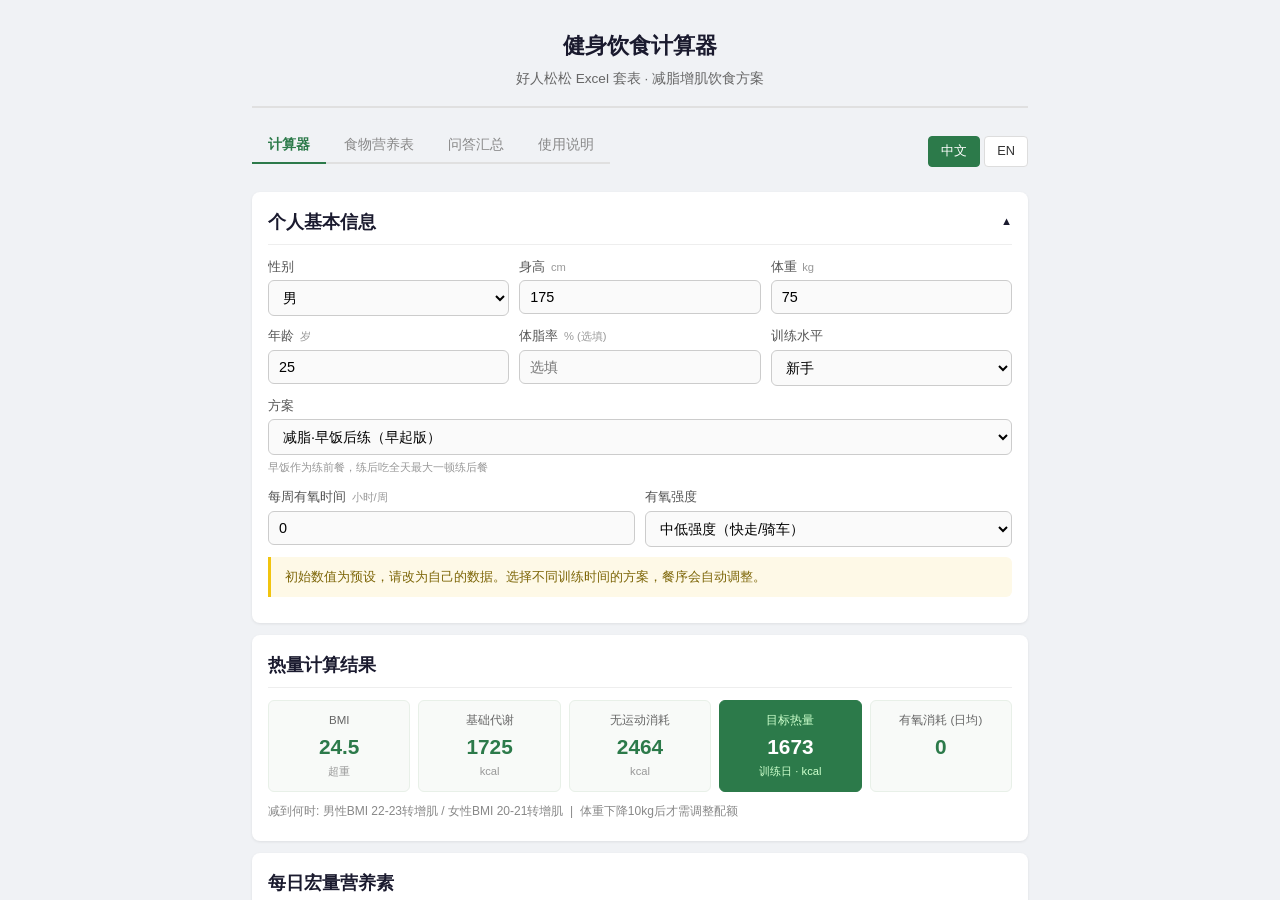
<file: index.html>
<!DOCTYPE html>
<html lang="zh">
<head>
<meta charset="UTF-8">
<meta name="viewport" content="width=device-width,initial-scale=1.0">
<title>Fitness Diet Calculator</title>
<meta http-equiv="refresh" content="0;url=./zh/">
</head>
<body></body>
</html>
</file>
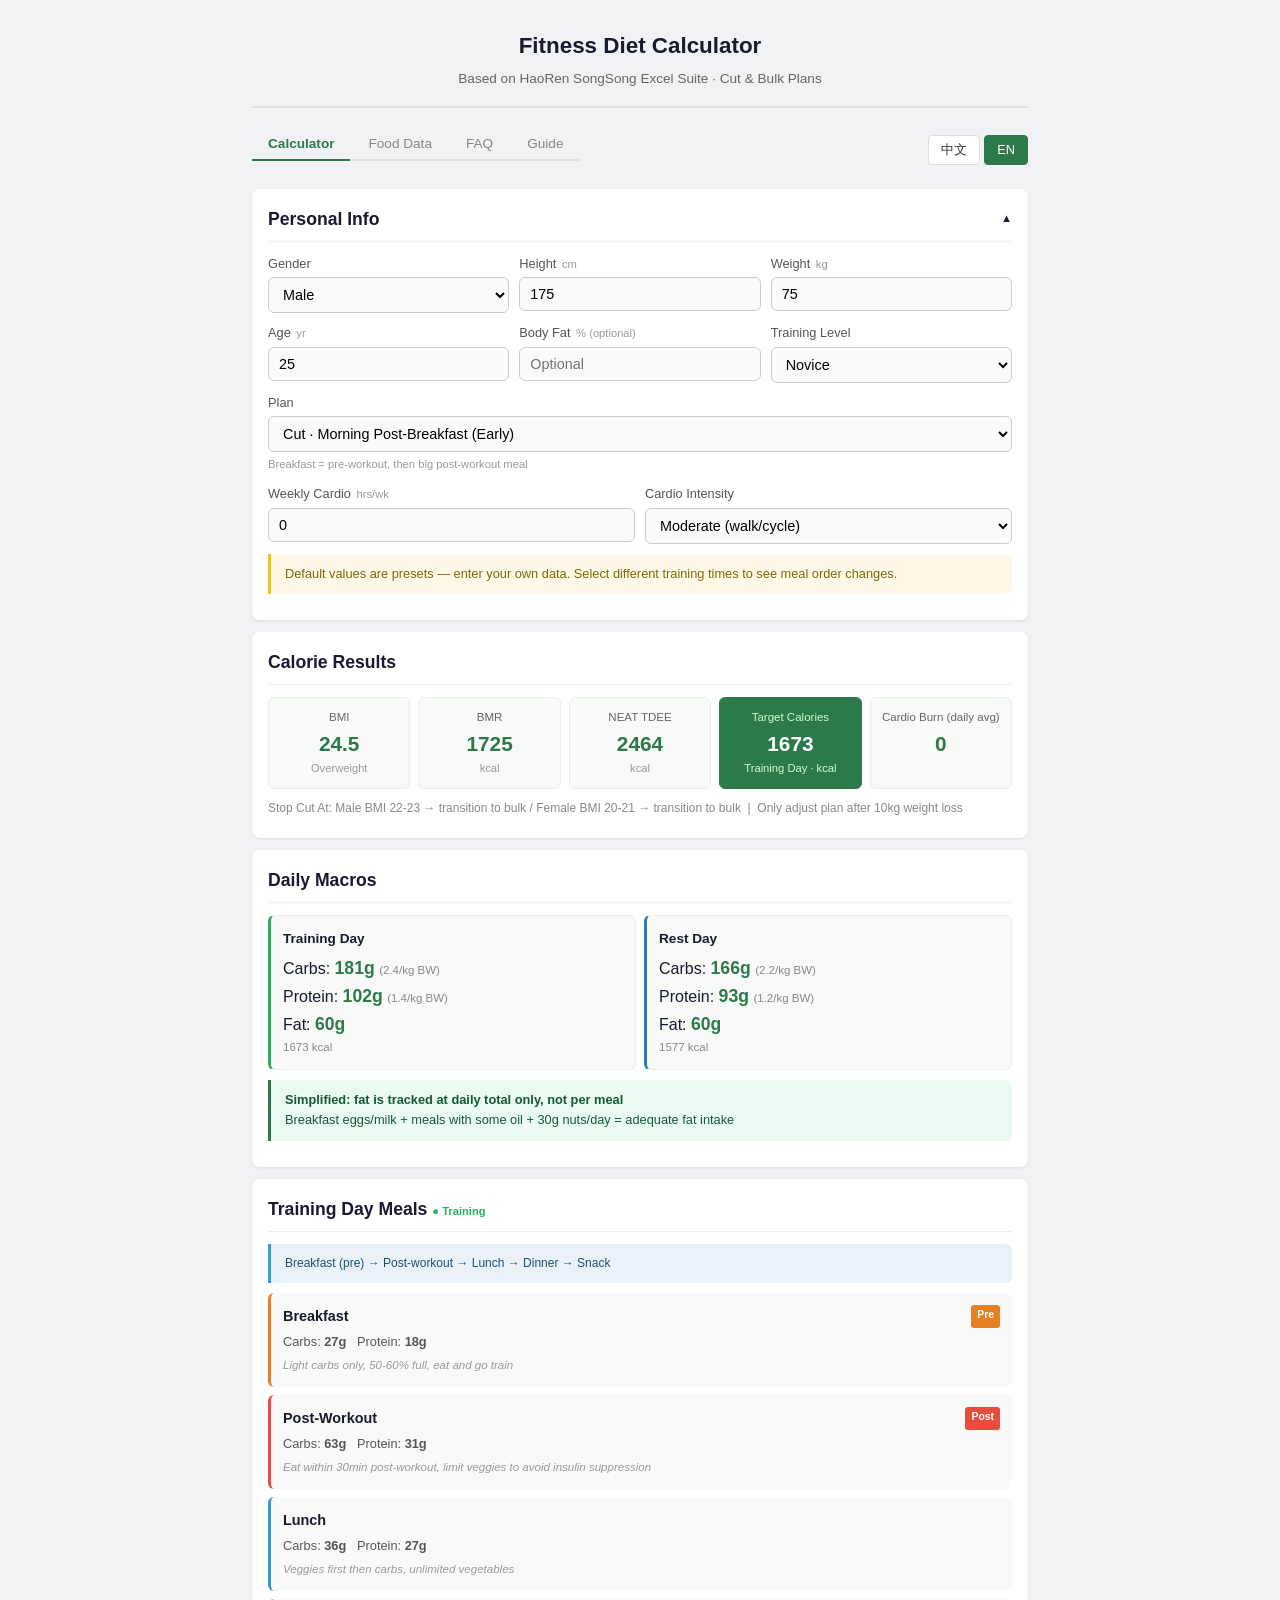
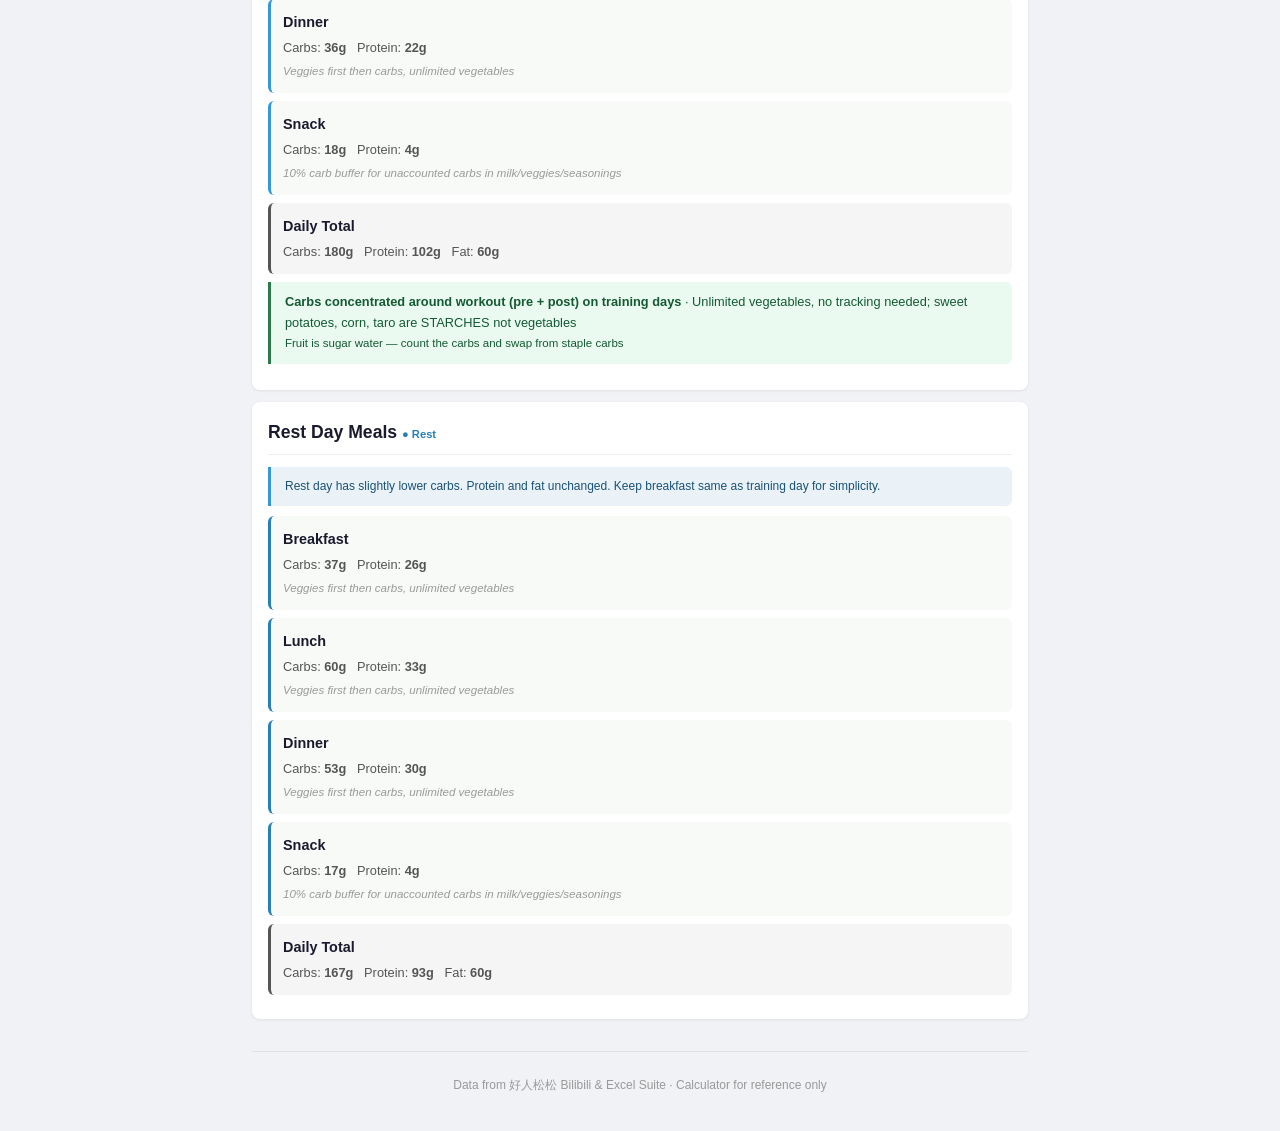
<file: en/index.html>
<!DOCTYPE html>
<html lang="en">
<head>
<meta charset="UTF-8">
<meta name="viewport" content="width=device-width,initial-scale=1.0,user-scalable=yes">
<title>Fitness Diet Calculator — Cut & Bulk Meal Plans</title>
<meta name="description" content="Fitness diet calculator based on HaoRen SongSong Excel suite. Auto-calculates macros for cutting and bulking.">
<link rel="stylesheet" href="../css/style.css?v=1">
</head>
<body>
<div class="app">
  <header>
    <h1>Fitness Diet Calculator</h1>
    <div class="subtitle">Based on HaoRen SongSong Excel Suite · Cut & Bulk Plans</div>
  </header>

  <nav class="nav-row">
    <div class="tab-bar">
      <button class="tab-btn active" data-tab="calc">Calculator</button>
      <button class="tab-btn" data-tab="foods">Food Data</button>
      <button class="tab-btn" data-tab="faq">FAQ</button>
      <button class="tab-btn" data-tab="guide">Guide</button>
    </div>
    <div class="lang-switch">
      <a href="../zh/">中文</a>
      <a href="./" class="active" data-lang="en">EN</a>
    </div>
  </nav>

  <!-- TAB: Calculator -->
  <div class="tab-panel" id="panel-calc" style="display:block">

    <!-- Personal Info -->
    <div class="card">
      <h2 class="collapse-toggle">Personal Info</h2>
      <div class="collapse-content">
        <div class="form-row">
          <div class="form-group">
            <label>Gender</label>
            <select id="gender">
              <option value="male">Male</option>
              <option value="female">Female</option>
            </select>
          </div>
          <div class="form-group">
            <label>Height <span class="unit">cm</span></label>
            <input type="number" id="height" value="175" min="130" max="220" step="0.1">
          </div>
          <div class="form-group">
            <label>Weight <span class="unit">kg</span></label>
            <input type="number" id="weight" value="75" min="30" max="200" step="0.1">
          </div>
        </div>
        <div class="form-row">
          <div class="form-group">
            <label>Age <span class="unit">yr</span></label>
            <input type="number" id="age" value="25" min="14" max="80">
          </div>
          <div class="form-group">
            <label>Body Fat <span class="unit">% (optional)</span></label>
            <input type="number" id="bodyFat" value="" min="3" max="50" step="0.1" placeholder="Optional">
          </div>
          <div class="form-group">
            <label>Training Level</label>
            <select id="trainingLevel">
              <option value="novice">Novice</option>
              <option value="intermediate">Intermediate</option>
              <option value="advanced">Advanced</option>
            </select>
          </div>
        </div>
        <div class="form-row" id="plan-selector-area"></div>
        <div class="form-row">
          <div class="form-group">
            <label>Weekly Cardio <span class="unit">hrs/wk</span></label>
            <input type="number" id="cardioHours" value="0" min="0" max="20" step="0.5">
          </div>
          <div class="form-group">
            <label>Cardio Intensity</label>
            <select id="cardioType">
              <option value="moderate">Moderate (walk/cycle)</option>
              <option value="intense">Intense (run/swim)</option>
            </select>
          </div>
        </div>
        <p class="callout" style="margin-top:8px">Default values are presets — enter your own data. Select different training times to see meal order changes.</p>
      </div>
    </div>

    <!-- Results Summary -->
    <div class="card" id="metrics-card">
      <h2>Calorie Results</h2>
      <div class="result-grid" id="results-metrics"></div>
      <div id="weight-guide" style="font-size:.75rem;color:#888;margin-top:10px"></div>
      <div id="cardio-note" style="font-size:.75rem;color:#888;margin-top:4px"></div>
    </div>

    <!-- Macros -->
    <div class="card">
      <h2>Daily Macros</h2>
      <div id="results-macros"></div>
    </div>

    <!-- Training Day Meals -->
    <div class="card">
      <h2>Training Day Meals <span style="font-size:.7rem;color:#27ae60">● Training</span></h2>
      <div id="meals-training"></div>
    </div>

    <!-- Rest Day Meals -->
    <div class="card rest-day">
      <h2>Rest Day Meals <span style="font-size:.7rem;color:#2980b9">● Rest</span></h2>
      <div id="meals-rest"></div>
    </div>

  </div><!-- /panel-calc -->

  <!-- TAB: Food Tables -->
  <div class="tab-panel" id="panel-foods" style="display:none">
    <div class="card"></div>
  </div>

  <!-- TAB: FAQ -->
  <div class="tab-panel" id="panel-faq" style="display:none">
    <div class="card"></div>
  </div>

  <!-- TAB: Guide -->
  <div class="tab-panel" id="panel-guide" style="display:none">
    <div class="card"></div>
  </div>

  <footer>
    <p>Data from 好人松松 Bilibili & Excel Suite · Calculator for reference only</p>
  </footer>
</div>

<script src="../js/i18n.js?v=1"></script>
<script src="../js/engine.js?v=1"></script>
<script src="../js/foods.js?v=1"></script>
<script src="../js/faq.js?v=1"></script>
<script src="../js/app.js?v=1"></script>
</body>
</html>
</file>
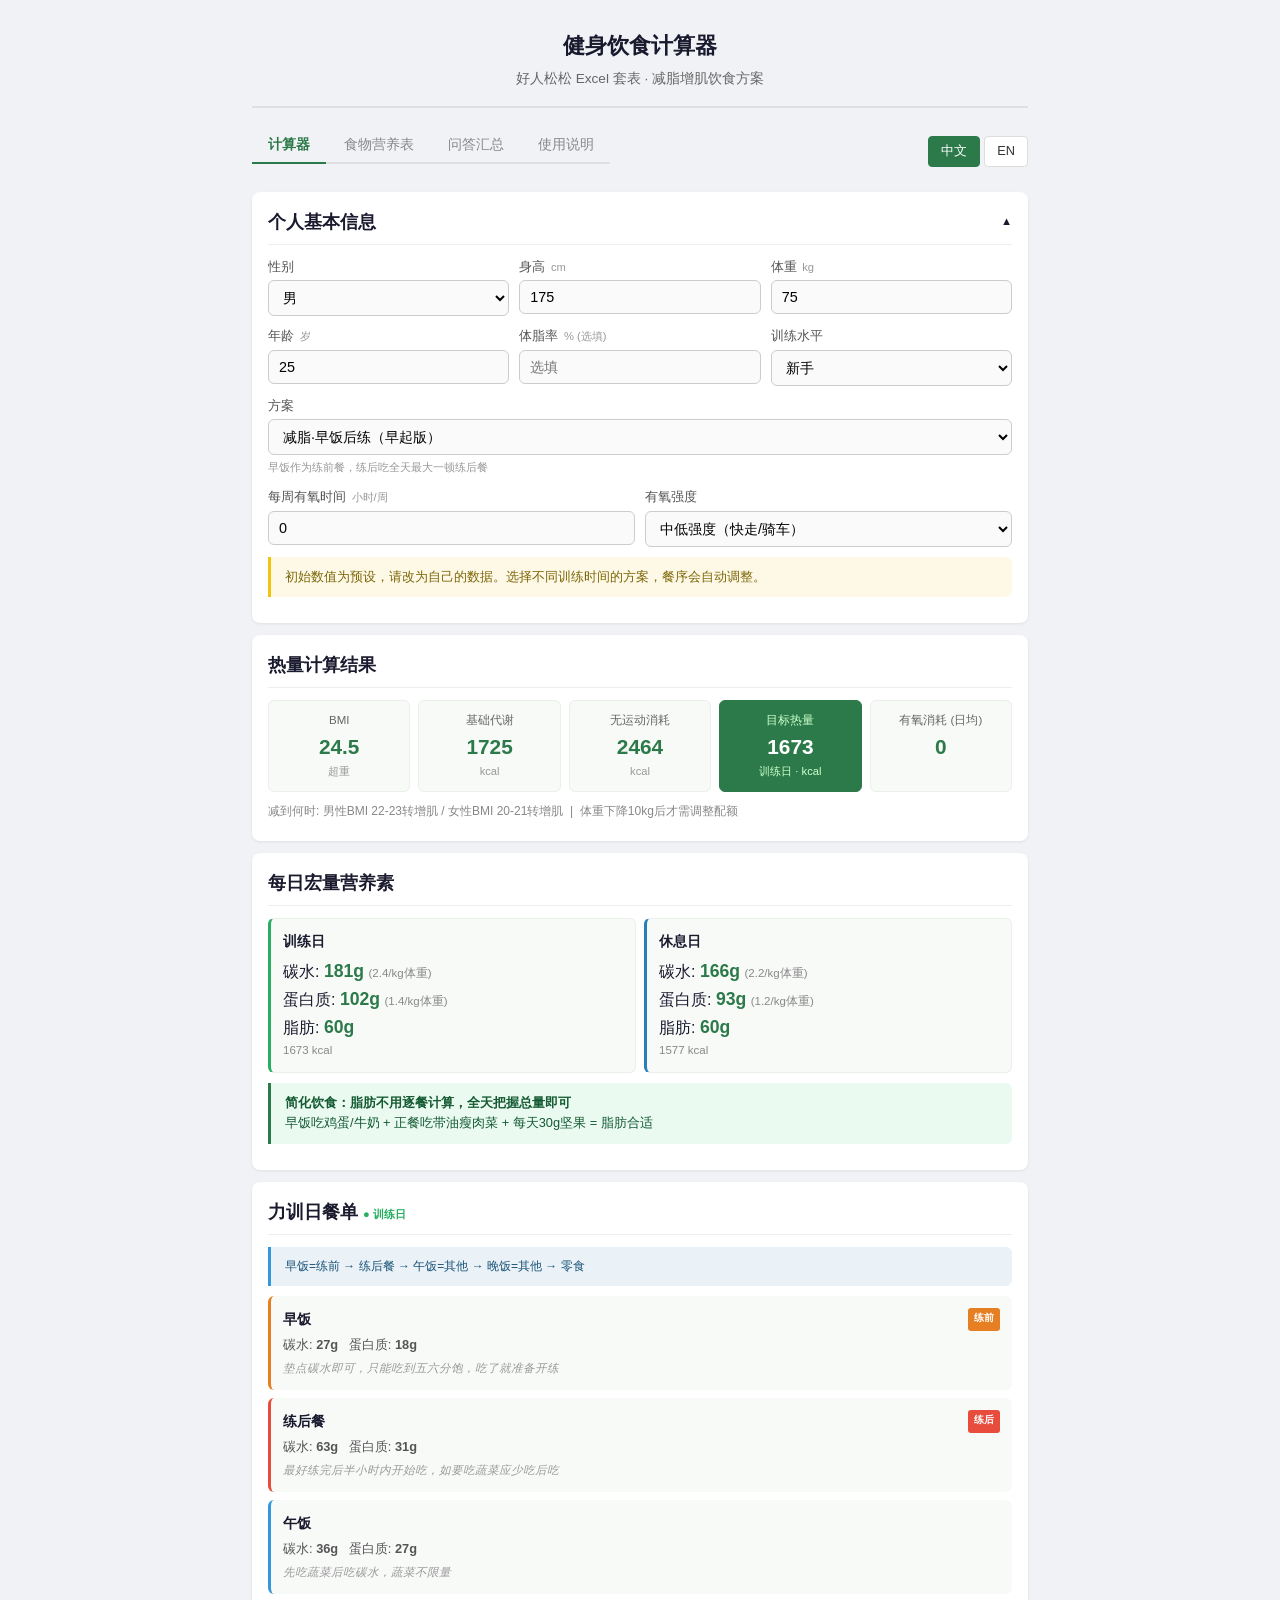
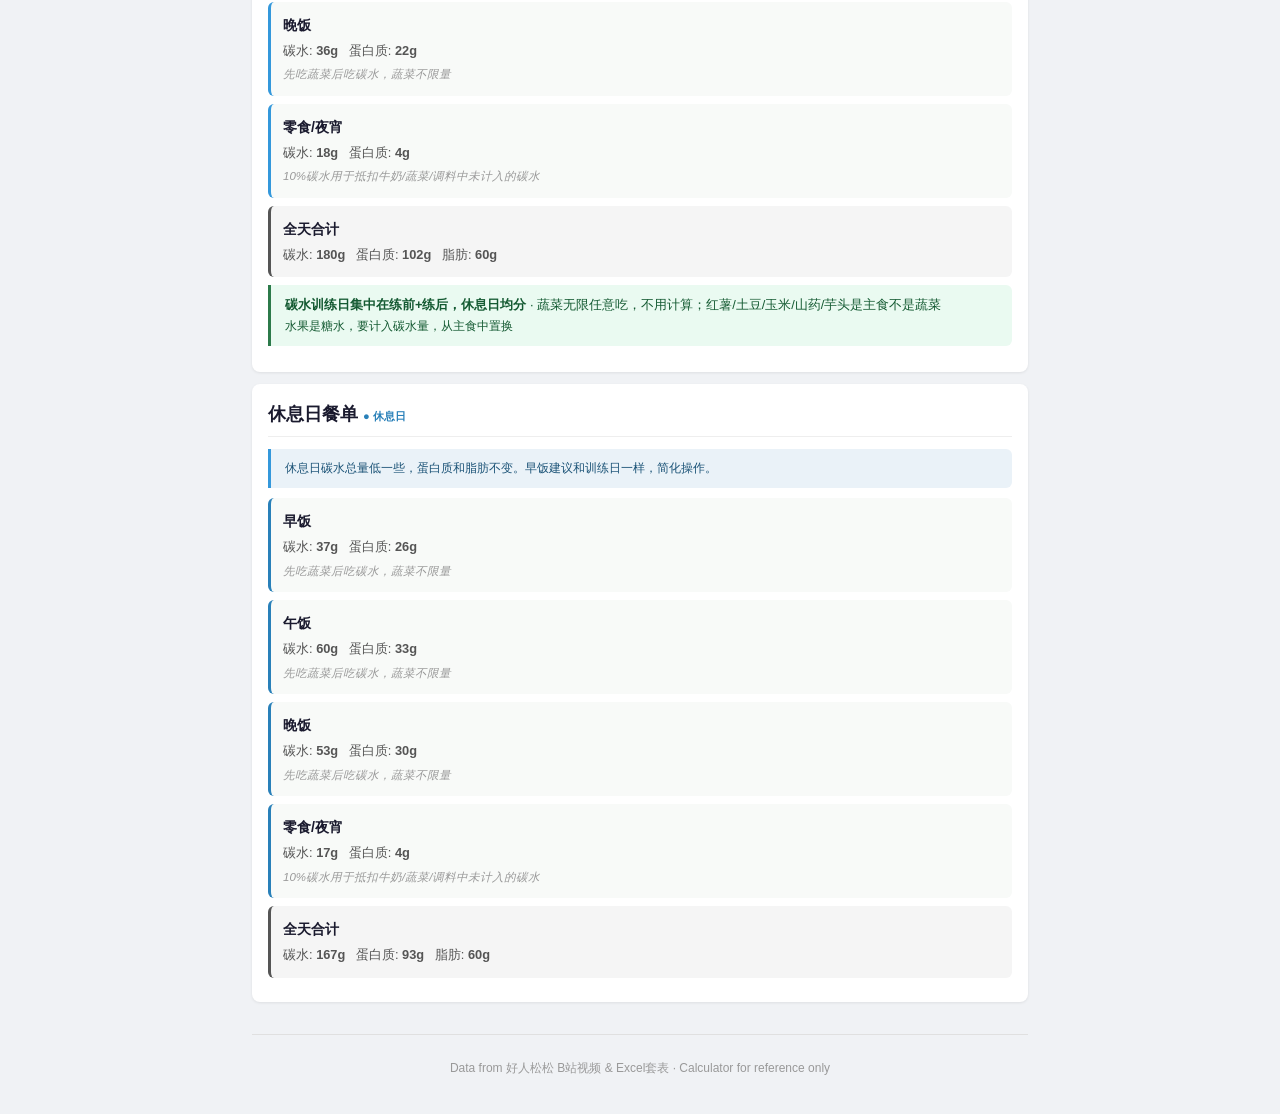
<file: zh/index.html>
<!DOCTYPE html>
<html lang="zh">
<head>
<meta charset="UTF-8">
<meta name="viewport" content="width=device-width,initial-scale=1.0,user-scalable=yes">
<title>健身饮食计算器 — 减脂增肌饮食方案</title>
<meta name="description" content="基于好人松松Excel套表的健身饮食计算器，支持减脂/增肌方案自动计算">
<link rel="stylesheet" href="../css/style.css?v=1">
</head>
<body>
<div class="app">
  <header>
    <h1>健身饮食计算器</h1>
    <div class="subtitle">好人松松 Excel 套表 · 减脂增肌饮食方案</div>
  </header>

  <nav class="nav-row">
    <div class="tab-bar">
      <button class="tab-btn active" data-tab="calc">计算器</button>
      <button class="tab-btn" data-tab="foods">食物营养表</button>
      <button class="tab-btn" data-tab="faq">问答汇总</button>
      <button class="tab-btn" data-tab="guide">使用说明</button>
    </div>
    <div class="lang-switch">
      <a href="./" class="active" data-lang="zh">中文</a>
      <a href="../en/" data-lang="en">EN</a>
    </div>
  </nav>

  <!-- TAB: Calculator -->
  <div class="tab-panel" id="panel-calc" style="display:block">

    <!-- Personal Info -->
    <div class="card">
      <h2 class="collapse-toggle">个人基本信息</h2>
      <div class="collapse-content">
        <div class="form-row">
          <div class="form-group">
            <label>性别</label>
            <select id="gender">
              <option value="male">男</option>
              <option value="female">女</option>
            </select>
          </div>
          <div class="form-group">
            <label>身高 <span class="unit">cm</span></label>
            <input type="number" id="height" value="175" min="130" max="220" step="0.1">
          </div>
          <div class="form-group">
            <label>体重 <span class="unit">kg</span></label>
            <input type="number" id="weight" value="75" min="30" max="200" step="0.1">
          </div>
        </div>
        <div class="form-row">
          <div class="form-group">
            <label>年龄 <span class="unit">岁</span></label>
            <input type="number" id="age" value="25" min="14" max="80">
          </div>
          <div class="form-group">
            <label>体脂率 <span class="unit">% (选填)</span></label>
            <input type="number" id="bodyFat" value="" min="3" max="50" step="0.1" placeholder="选填">
          </div>
          <div class="form-group">
            <label>训练水平</label>
            <select id="trainingLevel">
              <option value="novice">新手</option>
              <option value="intermediate">有基础</option>
              <option value="advanced">老手</option>
            </select>
          </div>
        </div>
        <div class="form-row" id="plan-selector-area"></div>
        <div class="form-row">
          <div class="form-group">
            <label>每周有氧时间 <span class="unit">小时/周</span></label>
            <input type="number" id="cardioHours" value="0" min="0" max="20" step="0.5">
          </div>
          <div class="form-group">
            <label>有氧强度</label>
            <select id="cardioType">
              <option value="moderate">中低强度（快走/骑车）</option>
              <option value="intense">中高强度（跑步/游泳）</option>
            </select>
          </div>
        </div>
        <p class="callout" style="margin-top:8px">初始数值为预设，请改为自己的数据。选择不同训练时间的方案，餐序会自动调整。</p>
      </div>
    </div>

    <!-- Results Summary -->
    <div class="card" id="metrics-card">
      <h2>热量计算结果</h2>
      <div class="result-grid" id="results-metrics"></div>
      <div id="weight-guide" style="font-size:.75rem;color:#888;margin-top:10px"></div>
      <div id="cardio-note" style="font-size:.75rem;color:#888;margin-top:4px"></div>
    </div>

    <!-- Macros -->
    <div class="card">
      <h2>每日宏量营养素</h2>
      <div id="results-macros"></div>
    </div>

    <!-- Training Day Meals -->
    <div class="card">
      <h2>力训日餐单 <span style="font-size:.7rem;color:#27ae60">● 训练日</span></h2>
      <div id="meals-training"></div>
    </div>

    <!-- Rest Day Meals -->
    <div class="card rest-day">
      <h2>休息日餐单 <span style="font-size:.7rem;color:#2980b9">● 休息日</span></h2>
      <div id="meals-rest"></div>
    </div>

  </div><!-- /panel-calc -->

  <!-- TAB: Food Tables -->
  <div class="tab-panel" id="panel-foods" style="display:none">
    <div class="card"></div>
  </div>

  <!-- TAB: FAQ -->
  <div class="tab-panel" id="panel-faq" style="display:none">
    <div class="card"></div>
  </div>

  <!-- TAB: Guide -->
  <div class="tab-panel" id="panel-guide" style="display:none">
    <div class="card"></div>
  </div>

  <footer>
    <p>Data from 好人松松 B站视频 & Excel套表 · Calculator for reference only</p>
  </footer>
</div>

<script src="../js/i18n.js?v=1"></script>
<script src="../js/engine.js?v=1"></script>
<script src="../js/foods.js?v=1"></script>
<script src="../js/faq.js?v=1"></script>
<script src="../js/app.js?v=1"></script>
</body>
</html>
</file>
<file: css/style.css>
/* === Reset & Base === */
*,*::before,*::after{box-sizing:border-box;margin:0;padding:0}
html{font-size:16px;scroll-behavior:smooth}
body{font-family:-apple-system,BlinkMacSystemFont,"Segoe UI",Roboto,sans-serif;line-height:1.6;color:#1a1a2e;background:#f0f2f5;min-height:100vh}
a{color:#2c7a4a;text-decoration:none}
a:hover{text-decoration:underline}

/* === Layout === */
.app{max-width:800px;margin:0 auto;padding:12px}
header{text-align:center;padding:16px 0;border-bottom:2px solid #e0e0e0;margin-bottom:20px}
header h1{font-size:1.4rem;color:#1a1a2e}
header .subtitle{font-size:.85rem;color:#666;margin-top:4px}
footer{text-align:center;padding:24px 12px;font-size:.75rem;color:#999;border-top:1px solid #e0e0e0;margin-top:32px}

/* === Nav === */
.nav-row{display:flex;justify-content:space-between;align-items:center;flex-wrap:wrap;gap:8px;margin-bottom:16px}
.lang-switch{display:flex;gap:4px}
.lang-switch a{padding:4px 12px;border-radius:4px;font-size:.8rem;background:#fff;border:1px solid #ddd;color:#333}
.lang-switch a.active{background:#2c7a4a;color:#fff;border-color:#2c7a4a}

/* === Cards === */
.card{background:#fff;border-radius:8px;padding:16px;margin-bottom:12px;box-shadow:0 1px 3px rgba(0,0,0,.08)}
.card h2{font-size:1.1rem;margin-bottom:12px;color:#1a1a2e;border-bottom:1px solid #eee;padding-bottom:8px}
.card h3{font-size:.95rem;margin-bottom:8px;color:#333}

/* === Form === */
.form-row{display:flex;flex-wrap:wrap;gap:10px;margin-bottom:10px}
.form-group{flex:1;min-width:120px}
.form-group label{display:block;font-size:.8rem;color:#555;margin-bottom:3px;font-weight:500}
.form-group input,.form-group select{width:100%;padding:8px 10px;border:1px solid #ccc;border-radius:6px;font-size:.9rem;background:#fafafa;transition:border-color .2s}
.form-group input:focus,.form-group select:focus{outline:none;border-color:#2c7a4a;background:#fff}
.form-group .unit{font-size:.7rem;color:#999;margin-left:2px}
.form-group .hint{font-size:.7rem;color:#999;margin-top:2px}

/* === Results === */
.result-grid{display:grid;grid-template-columns:repeat(auto-fit,minmax(140px,1fr));gap:8px;margin-top:8px}
.result-item{background:#f8faf8;border-radius:6px;padding:10px;text-align:center;border:1px solid #e8f0e8}
.result-item .label{font-size:.72rem;color:#666}
.result-item .value{font-size:1.3rem;font-weight:700;color:#2c7a4a}
.result-item .sub{font-size:.7rem;color:#999}
.result-item.highlight{background:#2c7a4a;color:#fff;border-color:#2c7a4a}
.result-item.highlight .label,.result-item.highlight .sub{color:#cfc}
.result-item.highlight .value{color:#fff}

/* === Macro row === */
.macro-row{display:grid;grid-template-columns:repeat(auto-fit,minmax(180px,1fr));gap:8px}
.macro-card{background:#f8faf8;border-radius:6px;padding:12px;border:1px solid #e8f0e8}
.macro-card h4{font-size:.85rem;margin-bottom:4px}
.macro-card .grams{font-size:1.1rem;font-weight:700;color:#2c7a4a}
.macro-card .detail{font-size:.72rem;color:#888}

/* === Meal plan === */
.meal-list{list-style:none}
.meal-item{background:#f8faf8;border-radius:6px;padding:12px;margin-bottom:8px;border-left:3px solid #2c7a4a}
.meal-item.pre-workout{border-left-color:#e67e22}
.meal-item.post-workout{border-left-color:#e74c3c}
.meal-item.other{border-left-color:#3498db}
.meal-item h4{font-size:.9rem;margin-bottom:4px;display:flex;justify-content:space-between}
.meal-item .meal-macros{font-size:.8rem;color:#555}
.meal-item .meal-note{font-size:.72rem;color:#999;margin-top:4px;font-style:italic}
.meal-tag{font-size:.65rem;padding:2px 6px;border-radius:3px;color:#fff}
.meal-tag.pre{background:#e67e22}
.meal-tag.post{background:#e74c3c}
.meal-tag.other{background:#3498db}

/* === Rest day (blue theme) === */
.rest-day .meal-item{border-left-color:#2980b9}
.rest-day .card h2{color:#2980b9}

/* === Food tables === */
.food-table-wrap{overflow-x:auto;-webkit-overflow-scrolling:touch;margin:8px -8px}
.food-table{width:100%;border-collapse:collapse;font-size:.78rem;min-width:500px}
.food-table th,.food-table td{padding:6px 8px;text-align:left;border-bottom:1px solid #eee}
.food-table th{background:#f0f2f5;font-weight:600;font-size:.72rem;color:#555;position:sticky;top:0;white-space:nowrap}
.food-table .cat-row td{background:#e8f0e8;font-weight:600;font-size:.75rem;color:#2c7a4a;padding:8px}
.food-table .gi-hi{color:#e74c3c}
.food-table .gi-mid{color:#e67e22}
.food-table .gi-lo{color:#27ae60}
.food-table tbody tr:hover{background:#fafcfa}
.food-search{margin-bottom:8px}
.food-search input{width:100%;padding:8px;border:1px solid #ccc;border-radius:6px;font-size:.85rem}
.food-tabs{display:flex;gap:4px;flex-wrap:wrap;margin-bottom:8px}
.food-tab{padding:5px 10px;border-radius:4px;font-size:.75rem;border:1px solid #ddd;background:#fff;cursor:pointer}
.food-tab.active{background:#2c7a4a;color:#fff;border-color:#2c7a4a}

/* === FAQ === */
.faq-item{border-bottom:1px solid #eee;padding:8px 0}
.faq-q{cursor:pointer;font-size:.88rem;font-weight:500;padding:8px;display:flex;justify-content:space-between;align-items:center;color:#333}
.faq-q:hover{color:#2c7a4a}
.faq-q::after{content:'+';font-size:1.1rem;color:#999}
.faq-q.open::after{content:'−'}
.faq-a{display:none;padding:0 8px 12px;font-size:.82rem;color:#555;line-height:1.7;white-space:pre-line}
.faq-a.open{display:block}

/* === Tabs === */
.tab-bar{display:flex;gap:2px;margin-bottom:12px;border-bottom:2px solid #e0e0e0}
.tab-btn{padding:8px 16px;font-size:.85rem;border:none;background:none;cursor:pointer;color:#888;border-bottom:2px solid transparent;margin-bottom:-2px}
.tab-btn.active{color:#2c7a4a;border-bottom-color:#2c7a4a;font-weight:600}
.tab-btn:hover{color:#2c7a4a}

/* === Callout === */
.callout{background:#fef9e7;border-left:3px solid #f1c40f;padding:10px 14px;border-radius:0 6px 6px 0;font-size:.8rem;color:#7d6608;margin:10px 0}
.callout.info{background:#eaf2f8;border-color:#3498db;color:#1a5276}
.callout.warn{background:#fdedec;border-color:#e74c3c;color:#922b21}
.callout.tip{background:#eafaf1;border-color:#2c7a4a;color:#145a32}

/* === Responsive === */
@media(max-width:480px){
  .app{padding:8px}
  .card{padding:12px}
  .form-group{min-width:100px}
  .result-grid{grid-template-columns:repeat(2,1fr)}
  .macro-row{grid-template-columns:1fr}
  header h1{font-size:1.2rem}
}

/* === Print === */
@media print{
  body{background:#fff}
  .card{box-shadow:none;border:1px solid #ddd;break-inside:avoid}
  .nav-row,.food-tabs,.food-search{display:none}
}

/* === Collapsible === */
.collapse-toggle{cursor:pointer;user-select:none;display:flex;justify-content:space-between;align-items:center}
.collapse-toggle::after{content:'▲';font-size:.7rem;transition:transform .2s}
.collapse-toggle.collapsed::after{transform:rotate(180deg)}
.collapse-content{overflow:hidden;transition:max-height .3s}
.collapse-content.hidden{max-height:0!important}

/* === Plan selector === */
.plan-card{border:2px solid #e0e0e0;border-radius:8px;padding:12px;cursor:pointer;transition:all .2s}
.plan-card:hover{border-color:#2c7a4a;background:#f8faf8}
.plan-card.active{border-color:#2c7a4a;background:#eafaf1}
.plan-card h3{font-size:.9rem;margin-bottom:4px}
.plan-card p{font-size:.75rem;color:#888}

/* === Weight unit toggle === */
.unit-toggle{display:inline-flex;border-radius:4px;overflow:hidden;border:1px solid #ccc}
.unit-toggle button{padding:4px 12px;border:none;background:#fff;font-size:.78rem;cursor:pointer}
.unit-toggle button.active{background:#2c7a4a;color:#fff}

/* === Mobile bottom nav === */
.bottom-nav{display:none;position:sticky;bottom:0;background:#fff;border-top:1px solid #ddd;padding:6px 0;z-index:100}
.bottom-nav a{flex:1;text-align:center;font-size:.7rem;color:#888;padding:4px}
.bottom-nav a.active{color:#2c7a4a}
@media(max-width:600px){.bottom-nav{display:flex}}
</file>
